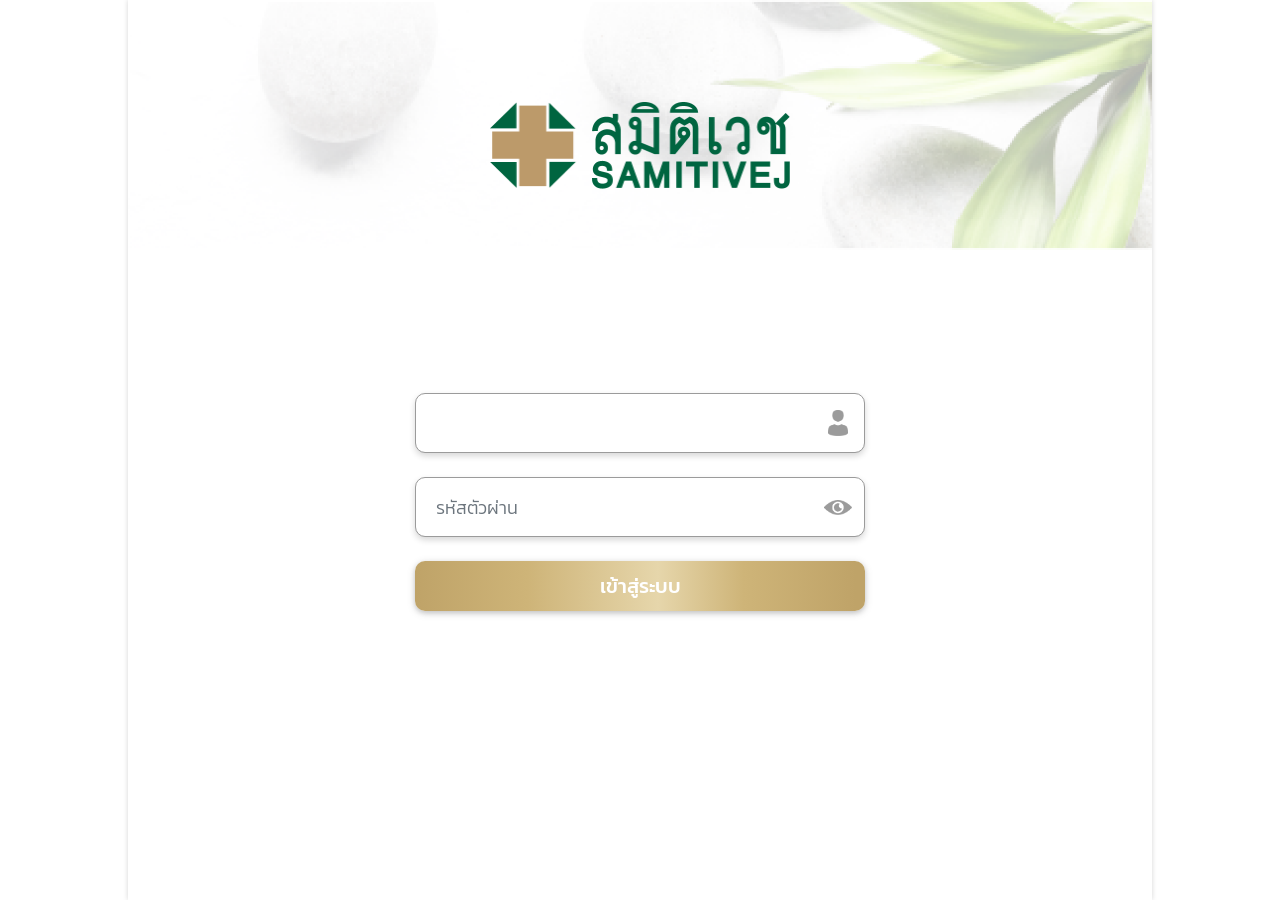
<file: login.html>
<!DOCTYPE html>
<html lang="en">

<head>
  <meta charset="UTF-8">
  <meta name="viewport" content="width=device-width, initial-scale=1, shrink-to-fit=no">
  <meta http-equiv="x-ua-compatible" content="ie=edge">
  <title>Wardtracking Patient</title>
  <link rel="icon" href="img/mdb-favicon.ico" type="image/x-icon">
  <link rel="stylesheet" href="assets/@fortawesome/fontawesome-free/css/all.min.css">
  <link rel="stylesheet" href="css/bootstrap.min.css">
  <link rel="stylesheet" href="css/mdb.min.css">
  <link rel="stylesheet" href="fonts/kanit/css/fonts.css">
  <link rel="stylesheet" href="css/style.css">
</head>

<body>
  <main>
    <div class="page-login">
      <img src="./img/logo_login.png" class="logo-login">
      <div class="box-frm-login">
        <div class="d-input">
          <input class="form-control user-ip" placeholder="">
        </div>
        <div class="d-input">
          <input class="form-control pass-ip" placeholder="รหัสตัวผ่าน" type="password">
          <button class="btn btn-view-password">
            
          </button>
        </div>
        <button class="btn btn-gd btn-login">
          เข้าสู่ระบบ
        </button>
      </div>
    </div>
  </main>
  <script type="text/javascript" src="js/jquery.min.js"></script>
  <script type="text/javascript" src="js/popper.min.js"></script>
  <script type="text/javascript" src="js/bootstrap.min.js"></script>
  <script type="text/javascript" src="js/mdb.min.js"></script>
  <script type="text/javascript" src="js/core.js"></script>
</body>

</html>
</file>
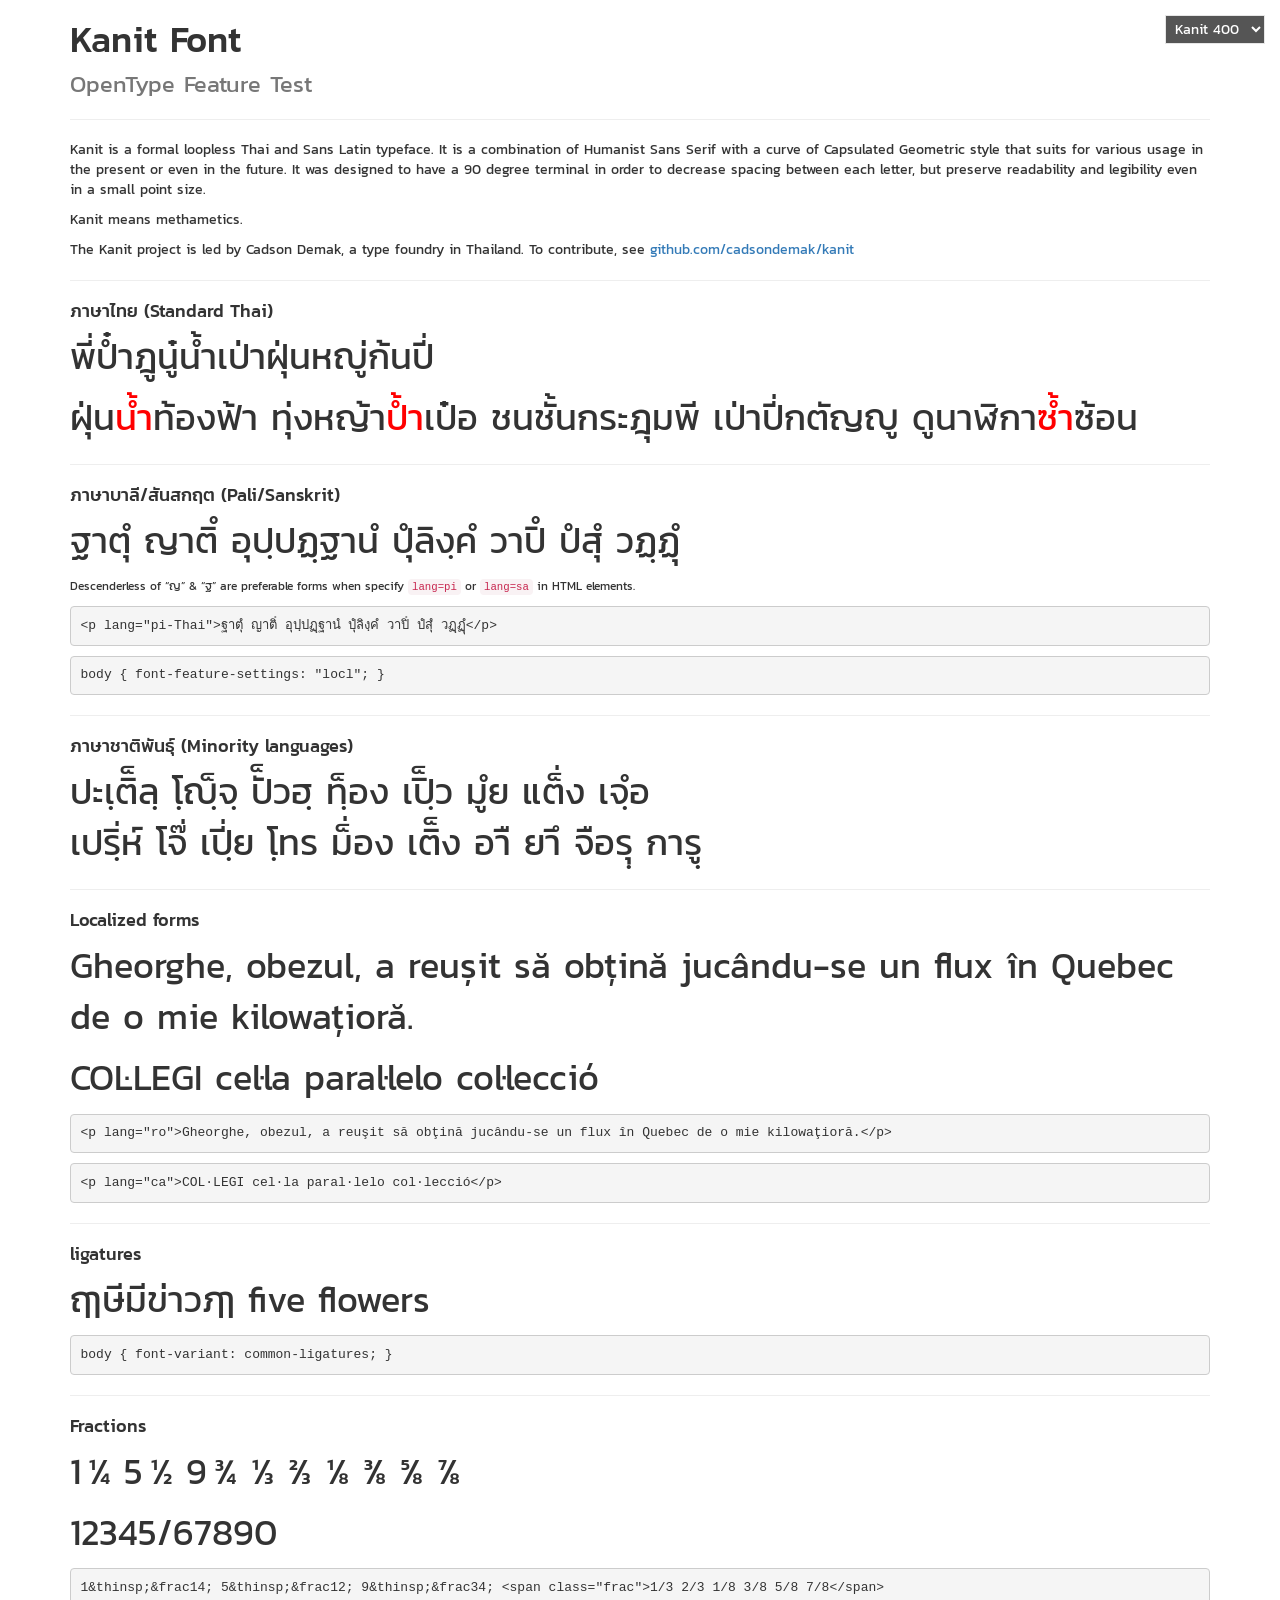
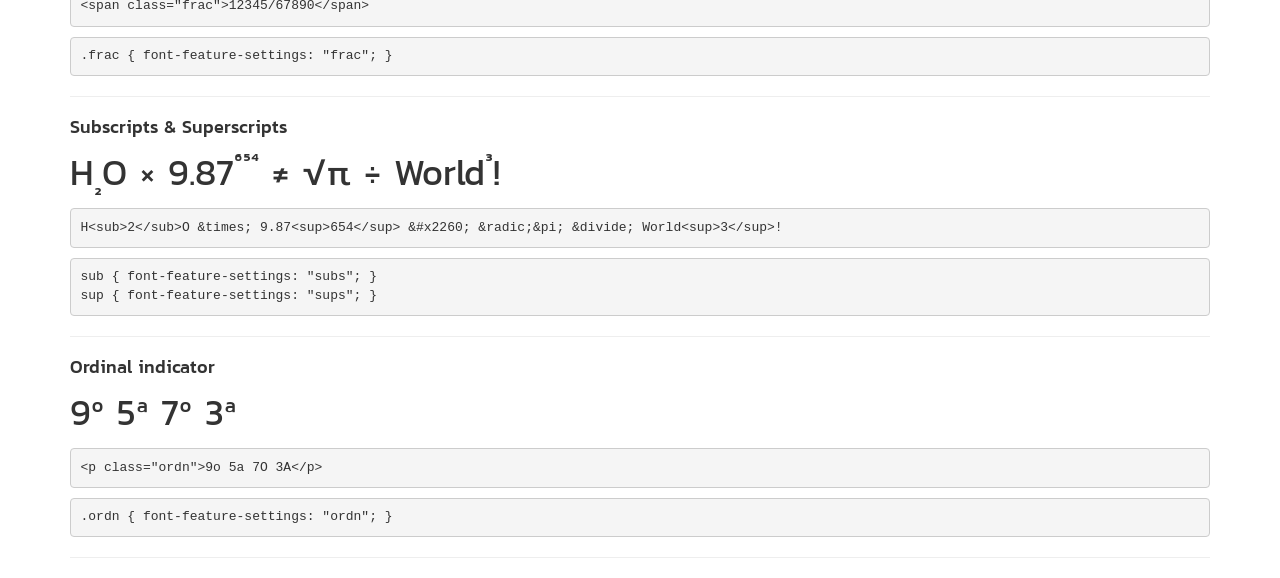
<file: fonts/kanit/features.html>
<!DOCTYPE html>
<html class="full" lang="th">
<!-- Make sure the <html> tag is set to the .full CSS class. Change the background image in the full.css file. -->

<head>

    <meta charset="utf-8">
    <meta http-equiv="X-UA-Compatible" content="IE=edge">
    <meta name="viewport" content="width=device-width, initial-scale=1">
    <meta name="author" content="Sungsit Sawaiwan" />

    <title>Kanit Font</title>
  
    <!-- Latest compiled and minified CSS -->
    <link rel="stylesheet" href="https://maxcdn.bootstrapcdn.com/bootstrap/3.3.5/css/bootstrap.min.css" integrity="sha512-dTfge/zgoMYpP7QbHy4gWMEGsbsdZeCXz7irItjcC3sPUFtf0kuFbDz/ixG7ArTxmDjLXDmezHubeNikyKGVyQ==" crossorigin="anonymous">

    <!-- Fonts CSS -->
    <link href="css/fonts.css" rel="stylesheet">

    <!-- HTML5 Shim and Respond.js IE8 support of HTML5 elements and media queries -->
    <!-- WARNING: Respond.js doesn't work if you view the page via file:// -->
    <!--[if lt IE 9]>
        <script src="https://oss.maxcdn.com/libs/html5shiv/3.7.0/html5shiv.js"></script>
        <script src="https://oss.maxcdn.com/libs/respond.js/1.4.2/respond.min.js"></script>
    <![endif]-->

</head>

<body>

  <!-- Page Content -->
  <div class="container">

    <form class="select-form print-hide">
      <select name="font-selector" id="font-selector" onchange="fontSelector()">
        <option value="kanit-100">Kanit 100</option>
        <option value="kanit-100i">Kanit 100i</option>
        <option value="kanit-200">Kanit 200</option>
        <option value="kanit-200i">Kanit 200i</option>
        <option value="kanit-300">Kanit 300</option>
        <option value="kanit-300i">Kanit 300i</option>
        <option value="kanit-400" selected>Kanit 400</option>
        <option value="kanit-400i">Kanit 400i</option>
        <option value="kanit-500">Kanit 500</option>
        <option value="kanit-500i">Kanit 500i</option>
        <option value="kanit-600">Kanit 600</option>
        <option value="kanit-600i">Kanit 600i</option>
        <option value="kanit-700">Kanit 700</option>
        <option value="kanit-700i">Kanit 700i</option>
        <option value="kanit-800">Kanit 800</option>
        <option value="kanit-800i">Kanit 800i</option>
        <option value="kanit-900">Kanit 900</option>
        <option value="kanit-900i">Kanit 900i</option>
      </select>
    </form>

    <h1>Kanit Font <br><small>OpenType Feature Test</small></h1>

    <hr>

    <p>Kanit is a formal loopless Thai and Sans Latin typeface. It is a combination of Humanist Sans Serif with a curve of Capsulated Geometric style that suits for various usage in the present or even in the future. It was designed to have a 90 degree terminal in order to decrease spacing between each letter, but preserve readability and legibility even in a small point size.</p>
    <p>Kanit means methametics.</p>
    <p>The Kanit project is led by Cadson Demak, a type foundry in Thailand. To contribute, see <a href="//github.com/cadsondemak/kanit">github.com/cadsondemak/kanit</a></p>

    <hr>

    <section id="thai">
      <h4>ภาษาไทย (Standard Thai)</h4>

      <div class="test-text">
        <p>พี่ป๋ำฎูนู๋น้ำเป่าฝุ่นหญู่ก้นปี่</p>
        <p>ฝุ่น<span style="color:red;">น้ำ</span>ท้องฟ้า ทุ่งหญ้า<span style="color:red;">ป้ำ</span>เป๋อ ชนชั้นกระฎุมพี เป่าปี่กตัญญู ดูนาฬิกา<span style="color:red;">ซ้ำ</span>ซ้อน</p>
      </div>
    </section>

    <hr>

    <section id="pal-san">
      <h4>ภาษาบาลี/สันสกฤต (Pali/Sanskrit)</h4>

      <div class="test-text">
        <p lang="pi-Thai">ฐาตุํ ญาติํ อุปฺปฏฺฐานํ ปุํลิงฺคํ วาปิํ ปํสุํ วฏฺฏุํ</p>
      </div>

      <p><small>Descenderless of “ญ” &amp; “ฐ” are preferable forms when specify <code>lang=pi</code> or <code>lang=sa</code> in HTML elements.</small></p>

      <pre class="html"><code>&lt;p lang=&quot;pi-Thai&quot;&gt;ฐาตุํ ญาติํ อุปฺปฏฺฐานํ ปุํลิงฺคํ วาปิํ ปํสุํ วฏฺฏุํ&lt;/p&gt;</code></pre>
      <pre class="css"><code>body { font-feature-settings: &quot;locl&quot;; }</code></pre>
    </section>

    <hr>

    <section id="minority-languages">
      <h4>ภาษาชาติพันธุ์ (Minority languages)</h4>
      <div class="test-text">
        <p>ปะเฺติ็ลฺ โฺญฺ็จฺ ปั็วฮฺ ทฺ็อง เปฺิ็ว มูํย แต็่ง เจฺํอ<br>เปรฺิ่ห์ โจ๊่ เปฺี่ย โฺทร ม็่อง เติ็ง อาื ยาึ จือรฺุ การฺู</p>
      </div>
    </section>

    <hr>

    <section id="localized-forms">
      <h4>Localized forms</h4>
      <div class="test-text">
        <p lang="ro">Gheorghe, obezul, a reuşit să obţină jucându-se un flux în Quebec de o mie kilowaţioră.</p>
        <p lang="ca">COL&middot;LEGI cel&middot;la paral&middot;lelo col&middot;lecció</p>
      </div>
      <pre class="html"><code>&lt;p lang=&quot;ro&quot;&gt;Gheorghe, obezul, a reuşit să obţină jucându-se un flux în Quebec de o mie kilowaţioră.&lt;/p&gt;</code></pre>
      <pre class="html"><code>&lt;p lang=&quot;ca&quot;&gt;COL·LEGI cel·la paral·lelo col·lecció&lt;/p&gt;</code></pre>
    </section>

    <hr>

    <section id="ligatures">
      <h4>ligatures</h4>
      <div class="test-text">
        <p>ฤๅษีมีข่าวฦๅ five flowers</p>
      </div>
      <pre class="css"><code>body { font-variant: common-ligatures; }</code></pre>
    </section>

    <hr>

    <section id="fractions">
      <h4>Fractions</h4>
      <div class="test-text">
        <p>1 ¼ 5 ½ 9 ¾ <span class="frac">1/3 2/3 1/8 3/8 5/8 7/8</span></p>
        <p class="frac">12345/67890</p>
      </div>
      <pre class="html"><code>1&amp;thinsp;&amp;frac14; 5&amp;thinsp;&amp;frac12; 9&amp;thinsp;&amp;frac34; &lt;span class=&quot;frac&quot;&gt;1/3 2/3 1/8 3/8 5/8 7/8&lt;/span&gt;
&lt;span class=&quot;frac&quot;&gt;12345/67890&lt;/span&gt;</code></pre>
      <pre class="css"><code>.frac { font-feature-settings: &quot;frac&quot;; }</code></pre>
    </section>

    <hr>

    <section id="sub-supe">
      <h4>Subscripts &amp; Superscripts</h4>
      <div class="test-text">
        <p>H<sub>2</sub>O × 9.87<sup>654</sup> ≠ √π ÷ World<sup>3</sup>!</p>
      </div>
  
      <pre class="html"><code>H&lt;sub&gt;2&lt;/sub&gt;O &amp;times; 9.87&lt;sup&gt;654&lt;/sup&gt; &amp;#x2260; &amp;radic;&amp;pi; &amp;divide; World&lt;sup&gt;3&lt;/sup&gt;!</code></pre>
      <pre class="css"><code>sub { font-feature-settings: &quot;subs&quot;; }
sup { font-feature-settings: &quot;sups&quot;; }</code></pre>
    </section>

    <hr>

    <section id="ordinal">
      <h4>Ordinal indicator</h4>
      <div class="test-text">
        <p class="ordn">9o 5a 7O 3A</p>
      </div>
  
      <pre class="html"><code>&lt;p class=&quot;ordn&quot;&gt;9o 5a 7O 3A&lt;/p&gt;</code></pre>
      <pre class="css"><code>.ordn { font-feature-settings: &quot;ordn&quot;; }</code></pre>
    </section>

    <hr>

  </div>
  <!-- /.container -->

  <script src="js/font-selector.js"></script>
  
</body>

</html>
</file>
<file: fonts/kanit/css/fonts.css>
/* Include all fonts & customized classes */
@font-face {
  font-family: "Kanit";
  src: url(../font/Kanit-Thin.ttf) format("truetype");
  font-weight: 100;
  font-style: normal; }
@font-face {
  font-family: "Kanit";
  src: url(../font/Kanit-ThinItalic.ttf) format("truetype");
  font-weight: 100;
  font-style: italic; }
.kanit-100 {
  font-family: "Kanit";
  font-weight: 100;
  font-style: normal; }

.kanit-100i {
  font-family: "Kanit";
  font-weight: 100;
  font-style: italic; }
@font-face {
  font-family: "Kanit";
  src: url(../font/Kanit-ExtraLight.ttf) format("truetype");
  font-weight: 200;
  font-style: normal; }
@font-face {
  font-family: "Kanit";
  src: url(../font/Kanit-ExtraLightItalic.ttf) format("truetype");
  font-weight: 200;
  font-style: italic; }
.kanit-200 {
  font-family: "Kanit";
  font-weight: 200;
  font-style: normal; }

.kanit-200i {
  font-family: "Kanit";
  font-weight: 200;
  font-style: italic; }

@font-face {
  font-family: "Kanit";
  src: url(../font/Kanit-Light.ttf) format("truetype");
  font-weight: 300;
  font-style: normal; }
@font-face {
  font-family: "Kanit";
  src: url(../font/Kanit-LightItalic.ttf) format("truetype");
  font-weight: 300;
  font-style: italic; }
.kanit-300 {
  font-family: "Kanit";
  font-weight: 300;
  font-style: normal; }

.kanit-300i {
  font-family: "Kanit";
  font-weight: 300;
  font-style: italic; }

@font-face {
  font-family: "Kanit";
  src: url(../font/Kanit-Regular.ttf) format("truetype");
  font-weight: 400;
  font-style: normal; }
@font-face {
  font-family: "Kanit";
  src: url(../font/Kanit-Italic.ttf) format("truetype");
  font-weight: 400;
  font-style: italic; }
.kanit-400 {
  font-family: "Kanit";
  font-weight: 400;
  font-style: normal; }

.kanit-400i {
  font-family: "Kanit";
  font-weight: 400;
  font-style: italic; }

@font-face {
  font-family: "Kanit";
  src: url(../font/Kanit-Medium.ttf) format("truetype");
  font-weight: 500;
  font-style: normal; }
@font-face {
  font-family: "Kanit";
  src: url(../font/Kanit-MediumItalic.ttf) format("truetype");
  font-weight: 500;
  font-style: italic; }
.kanit-500 {
  font-family: "Kanit";
  font-weight: 500;
  font-style: normal; }

.kanit-500i {
  font-family: "Kanit";
  font-weight: 500;
  font-style: italic; }

@font-face {
  font-family: "Kanit";
  src: url(../font/Kanit-SemiBold.ttf) format("truetype");
  font-weight: 600;
  font-style: normal; }
@font-face {
  font-family: "Kanit";
  src: url(../font/Kanit-SemiBoldItalic.ttf) format("truetype");
  font-weight: 600;
  font-style: italic; }
.kanit-600 {
  font-family: "Kanit";
  font-weight: 600;
  font-style: normal; }

.kanit-600i {
  font-family: "Kanit";
  font-weight: 600;
  font-style: italic; }

@font-face {
  font-family: "Kanit";
  src: url(../font/Kanit-Bold.ttf) format("truetype");
  font-weight: 700;
  font-style: normal; }
@font-face {
  font-family: "Kanit";
  src: url(../font/Kanit-BoldItalic.ttf) format("truetype");
  font-weight: 700;
  font-style: italic; }
.kanit-700 {
  font-family: "Kanit";
  font-weight: 700;
  font-style: normal; }

.kanit-700i {
  font-family: "Kanit";
  font-weight: 700;
  font-style: italic; }

@font-face {
  font-family: "Kanit";
  src: url(../font/Kanit-ExtraBold.ttf) format("truetype");
  font-weight: 800;
  font-style: normal; }
@font-face {
  font-family: "Kanit";
  src: url(../font/Kanit-ExtraBoldItalic.ttf) format("truetype");
  font-weight: 800;
  font-style: italic; }
.kanit-800 {
  font-family: "Kanit";
  font-weight: 800;
  font-style: normal; }

.kanit-800i {
  font-family: "Kanit";
  font-weight: 800;
  font-style: italic; }

@font-face {
  font-family: "Kanit";
  src: url(../font/Kanit-Black.ttf) format("truetype");
  font-weight: 900;
  font-style: normal; }
@font-face {
  font-family: "Kanit";
  src: url(../font/Kanit-BlackItalic.ttf) format("truetype");
  font-weight: 900;
  font-style: italic; }
.kanit-900 {
  font-family: "Kanit";
  font-weight: 900;
  font-style: normal; }

.kanit-900i {
  font-family: "Kanit";
  font-weight: 900;
  font-style: italic; }

body {
  font-family: "Kanit";
  -webkit-font-feature-settings: "ccmp";
  -moz-font-feature-settings: "ccmp";
  -ms-font-feature-settings: "ccmp";
  font-feature-settings: "ccmp";
  -webkit-font-feature-settings: "locl";
  -moz-font-feature-settings: "locl";
  -ms-font-feature-settings: "locl";
  font-feature-settings: "locl";
  -webkit-font-kerning: normal;
  -moz-font-kerning: normal;
  -ms-font-kerning: normal;
  font-kerning: normal;
  -webkit-font-variant: common-ligatures;
  -moz-font-variant: common-ligatures;
  -ms-font-variant: common-ligatures;
  font-variant: common-ligatures; }
  body .test-text {
    font-size: 36px; }
  body .tnum {
    -webkit-font-feature-settings: "tnum";
    -moz-font-feature-settings: "tnum";
    -ms-font-feature-settings: "tnum";
    font-feature-settings: "tnum"; }
  body .pnum {
    -webkit-font-feature-settings: "pnum";
    -moz-font-feature-settings: "pnum";
    -ms-font-feature-settings: "pnum";
    font-feature-settings: "pnum"; }
  body sup, body .sups {
    -webkit-font-feature-settings: "sups";
    -moz-font-feature-settings: "sups";
    -ms-font-feature-settings: "sups";
    font-feature-settings: "sups";
    vertical-align: unset; }
  body sub, body .subs {
    -webkit-font-feature-settings: "subs";
    -moz-font-feature-settings: "subs";
    -ms-font-feature-settings: "subs";
    font-feature-settings: "subs";
    vertical-align: unset; }
  body .numr {
    -webkit-font-feature-settings: "numr";
    -moz-font-feature-settings: "numr";
    -ms-font-feature-settings: "numr";
    font-feature-settings: "numr";
    vertical-align: unset; }
  body .dnom {
    -webkit-font-feature-settings: "dnom";
    -moz-font-feature-settings: "dnom";
    -ms-font-feature-settings: "dnom";
    font-feature-settings: "dnom";
    vertical-align: unset; }
  body .frac {
    -webkit-font-feature-settings: "frac";
    -moz-font-feature-settings: "frac";
    -ms-font-feature-settings: "frac";
    font-feature-settings: "frac"; }
  body .ordn {
    -webkit-font-feature-settings: "ordn";
    -moz-font-feature-settings: "ordn";
    -ms-font-feature-settings: "ordn";
    font-feature-settings: "ordn"; }

/* Font selector */
.select-form {
  position: fixed;
  z-index: 1000;
  top: 15px;
  right: 15px; }
  .select-form #font-selector {
    padding: 02px 5px;
    border: 1px solid #e6e6e6;
    border-radius: 0;
    overflow: hidden;
    background-color: #555;
    color: #fff; }
    .select-form #font-selector:focus {
      outline: none; }

/*# sourceMappingURL=fonts.css.map */
</file>
<file: css/style.css>
* {
  font-family: "Kanit", Arial, Helvetica, sans-serif;
}
.btn-gd {
  background-image: linear-gradient(
    to right,
    #bfa368,
    #ceb478 25%,
    #e6d6ab 54%,
    #ceb478 73%,
    #bfa368 98%
  );
}
main {
  width: 100%;
  max-width: 1024px;
  margin: 0 auto;
  position: relative;
  -webkit-box-shadow: 0px 0px 5px 0px rgba(0, 0, 0, 0.17);
  -moz-box-shadow: 0px 0px 5px 0px rgba(0, 0, 0, 0.17);
  box-shadow: 0px 0px 5px 0px rgba(0, 0, 0, 0.17);
}
.page-login {
  width: 100%;
  min-height: 100vh;
  background-image: url("../img/bg-nav-logo.png");
  background-position: top right -3rem;
  background-size: auto 40%;
  background-repeat: no-repeat;
  text-align: center;
}
.page-login .logo-login {
  width: 50%;
  max-width: 300px;
  margin-left: auto;
  margin-right: auto;
  margin-top: 25%;
}
.page-login .box-frm-login {
  width: 90%;
  max-width: 450px;
  margin-left: auto;
  margin-right: auto;
  margin-top: 50%;
}
.page-login .box-frm-login .d-input {
  position: relative;
  margin-bottom: 1.5rem;
}
.page-login .box-frm-login .d-input input {
  border: 1px solid #9b9b9b;
  border-radius: 10px;
  height: 60px;
  font-size: 18px;
  font-weight: 300;
  padding-top: 17px;
  padding-bottom: 17px;
  padding-left: 20px;
  color: #9b9b9b;
  -webkit-box-shadow: 0px 3px 6px 0px rgba(0, 0, 0, 0.16);
  -moz-box-shadow: 0px 3px 6px 0px rgba(0, 0, 0, 0.16);
  box-shadow: 0px 3px 6px 0px rgba(0, 0, 0, 0.16);
}
.page-login .box-frm-login .d-input input:focus {
  border: 1.2px solid #bfa368;
  -webkit-box-shadow: 0px 6px 15px 0px rgba(0, 0, 0, 0.16);
  -moz-box-shadow: 0px 6px 15px 0px rgba(0, 0, 0, 0.16);
  box-shadow: 0px 6px 15px 0px rgba(0, 0, 0, 0.16);
  color: #bfa368;
}
.page-login .box-frm-login .d-input input.user-ip {
  background-image: url("../img/man-user-unfocus.png");
  background-repeat: no-repeat;
  background-position: center right 1rem;
  background-size: auto 45%;
}
.page-login .box-frm-login .d-input input.user-ip:focus {
  background-image: url("../img/man-user-focus.png");
}
.page-login .box-frm-login .d-input .btn-view-password {
  position: absolute;
  right: 0.8rem;
  top: 0;
  bottom: 0;
  height: 100%;
  box-shadow: none;
  padding: 0 0;
  width: 28.2px;
  background-image: url("../img/eye_pass.png");
  background-size: contain;
  background-position: center center;
  background-repeat: no-repeat;
  margin: 0 0;
}
.page-login .box-frm-login .d-input input.pass-ip:focus + .btn-view-password {
  background-image: url("../img/eye_pass_focus.png");
}
.btn-login {
  width: 100%;
  height: 50px;
  border-radius: 10px;
  color: #ffffff;
  font-size: 20px;
  font-weight: 500;
  margin: 0 0;
  padding: 0 20px;
  display: flex;
  justify-content: center;
  align-items: center;
}
@media screen and (min-width: 500px) and (max-width: 767px) {
  .page-login {
    background-size: auto 120px;
  }
  .page-login .logo-login {
    margin-top: 5%;
    max-width: 220px;
  }
  .page-login .box-frm-login {
    margin-top: 50px;
  }
}
@media screen and (min-width: 768px) and (max-width: 991px) {
  .page-login .logo-login {
    margin-top: 20%;
  }
  .page-login .box-frm-login {
    margin-top: 40%;
  }
}

@media screen and (min-width: 992px) {
  .page-login {
    background-size: auto 250px;
  }
  .page-login .logo-login {
    margin-top: 10%;
  }
  .page-login .box-frm-login {
    margin-top: 20%;
  }
}
</file>
